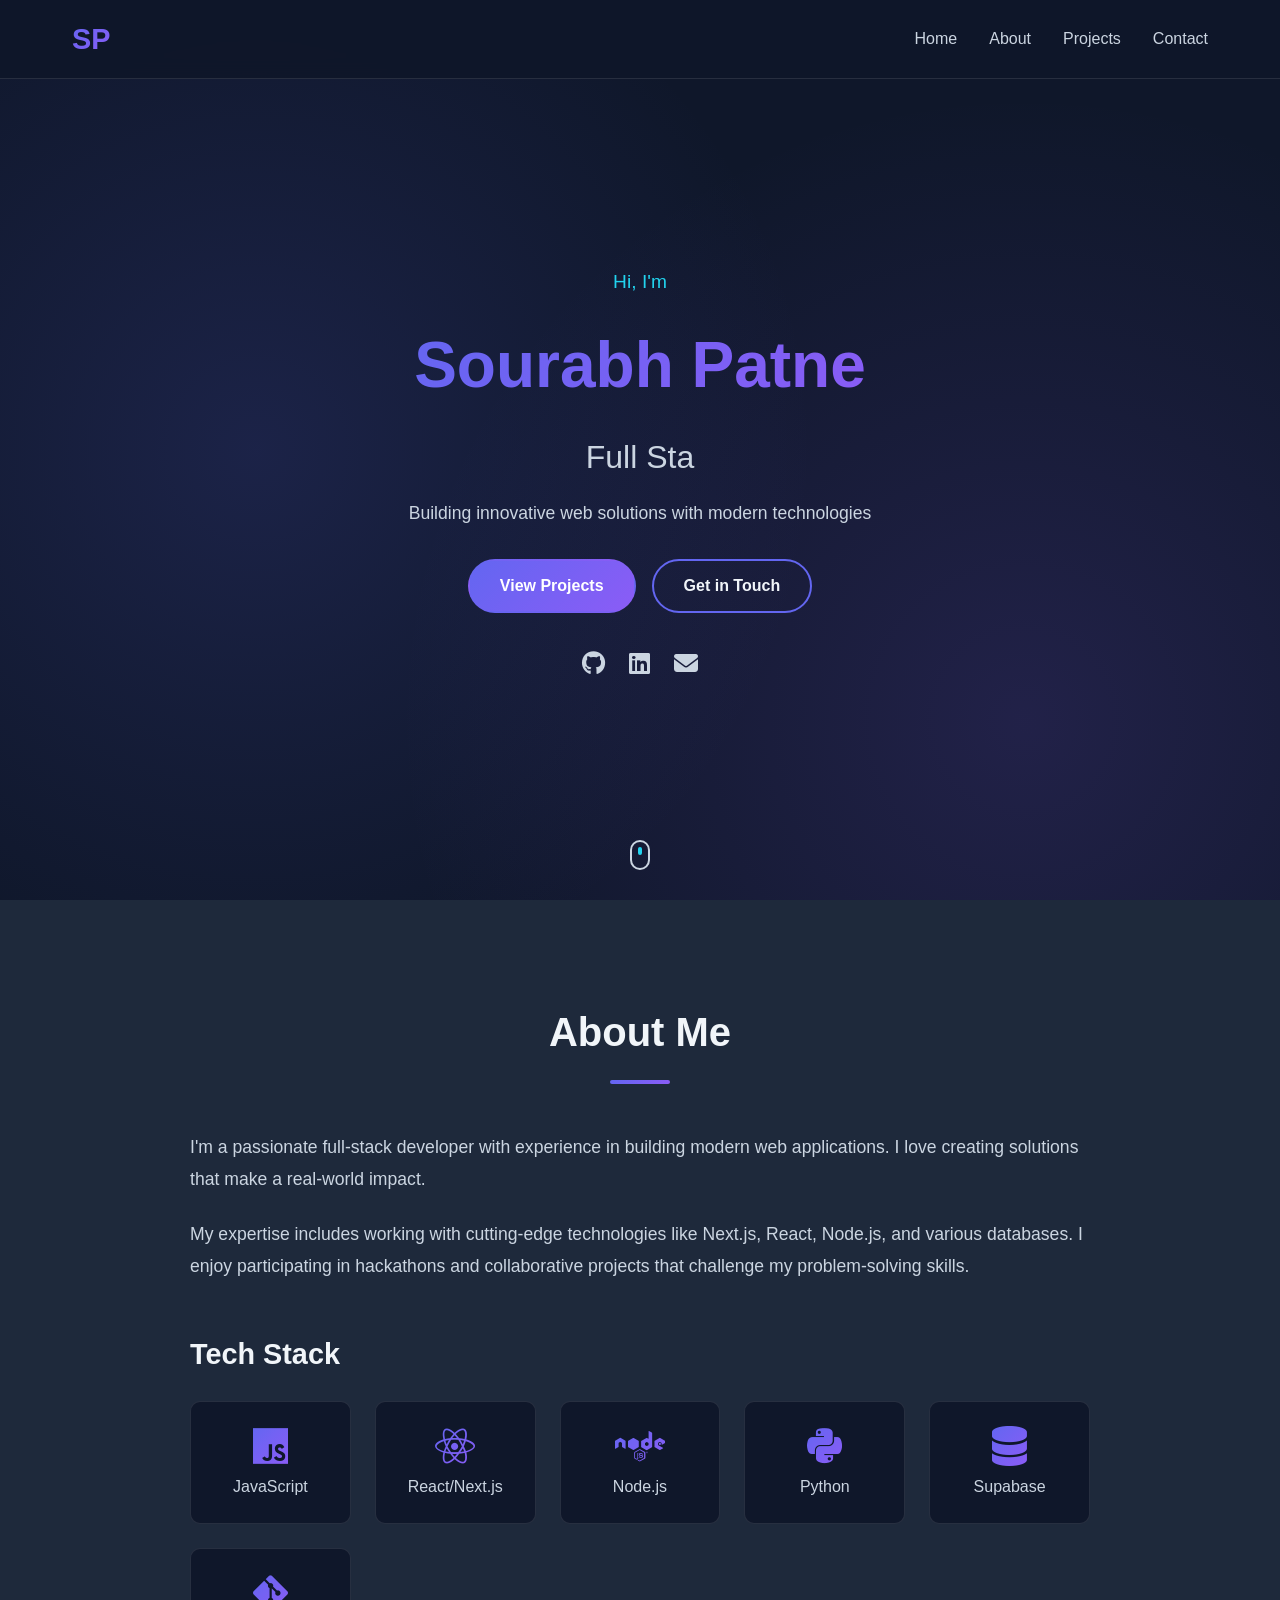
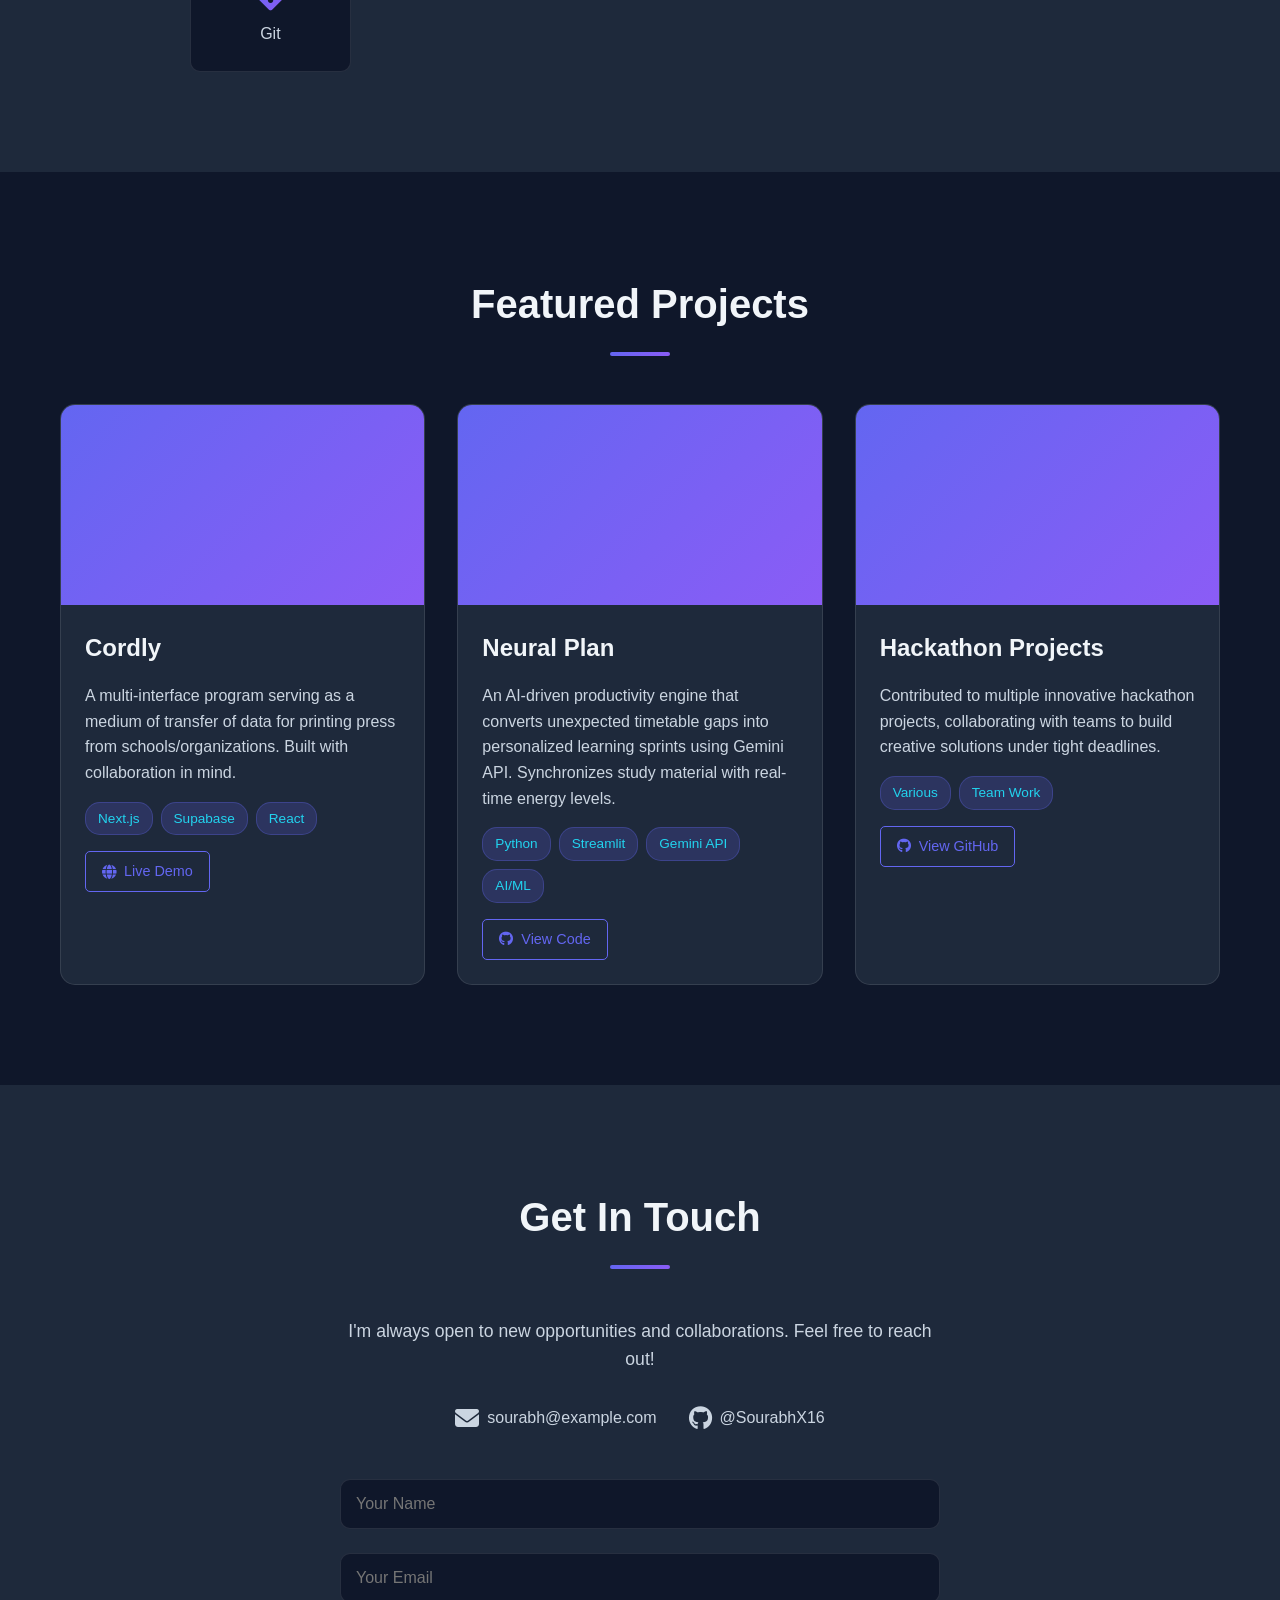
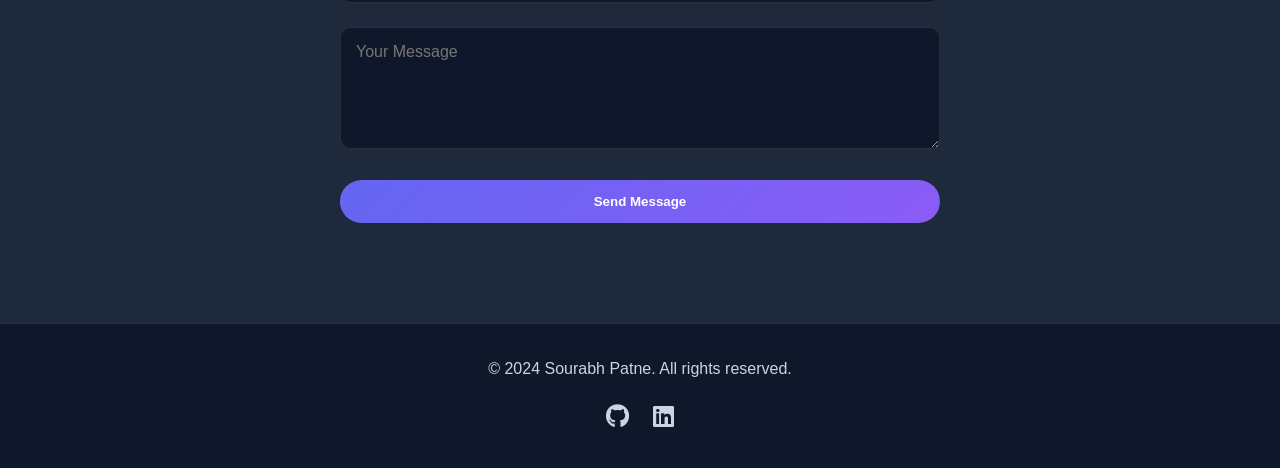
<file: index.html>
<!DOCTYPE html>
<html lang="en">
<head>
    <meta charset="UTF-8">
    <meta name="viewport" content="width=device-width, initial-scale=1.0">
    <title>Sourabh Patne | Developer Portfolio</title>
    <link rel="stylesheet" href="styles.css">
    <link rel="stylesheet" href="https://cdnjs.cloudflare.com/ajax/libs/font-awesome/6.4.0/css/all.min.css">
</head>
<body>
    <!-- Navigation -->
    <nav class="navbar">
        <div class="nav-container">
            <a href="#home" class="nav-logo">SP</a>
            <ul class="nav-menu" id="navMenu">
                <li><a href="#home" class="nav-link">Home</a></li>
                <li><a href="#about" class="nav-link">About</a></li>
                <li><a href="#projects" class="nav-link">Projects</a></li>
                <li><a href="#contact" class="nav-link">Contact</a></li>
            </ul>
            <div class="hamburger" id="hamburger">
                <span></span>
                <span></span>
                <span></span>
            </div>
        </div>
    </nav>

    <!-- Hero Section -->
    <section id="home" class="hero">
        <div class="hero-content">
            <div class="hero-text">
                <p class="greeting">Hi, I'm</p>
                <h1 class="name">Sourabh Patne</h1>
                <p class="tagline">Full Stack Developer</p>
                <p class="description">Building innovative web solutions with modern technologies</p>
                <div class="cta-buttons">
                    <a href="#projects" class="btn btn-primary">View Projects</a>
                    <a href="#contact" class="btn btn-secondary">Get in Touch</a>
                </div>
                <div class="social-links">
                    <a href="https://github.com/SourabhX16" target="_blank" rel="noopener noreferrer">
                        <i class="fab fa-github"></i>
                    </a>
                    <a href="https://linkedin.com" target="_blank" rel="noopener noreferrer">
                        <i class="fab fa-linkedin"></i>
                    </a>
                    <a href="mailto:sourabh@example.com">
                        <i class="fas fa-envelope"></i>
                    </a>
                </div>
            </div>
        </div>
        <div class="scroll-indicator">
            <span></span>
        </div>
    </section>

    <!-- About Section -->
    <section id="about" class="about">
        <div class="container">
            <h2 class="section-title">About Me</h2>
            <div class="about-content">
                <div class="about-text">
                    <p>I'm a passionate full-stack developer with experience in building modern web applications. I love creating solutions that make a real-world impact.</p>
                    <p>My expertise includes working with cutting-edge technologies like Next.js, React, Node.js, and various databases. I enjoy participating in hackathons and collaborative projects that challenge my problem-solving skills.</p>
                    
                    <div class="skills">
                        <h3>Tech Stack</h3>
                        <div class="skills-grid">
                            <div class="skill-item">
                                <i class="fab fa-js"></i>
                                <span>JavaScript</span>
                            </div>
                            <div class="skill-item">
                                <i class="fab fa-react"></i>
                                <span>React/Next.js</span>
                            </div>
                            <div class="skill-item">
                                <i class="fab fa-node"></i>
                                <span>Node.js</span>
                            </div>
                            <div class="skill-item">
                                <i class="fab fa-python"></i>
                                <span>Python</span>
                            </div>
                            <div class="skill-item">
                                <i class="fas fa-database"></i>
                                <span>Supabase</span>
                            </div>
                            <div class="skill-item">
                                <i class="fab fa-git-alt"></i>
                                <span>Git</span>
                            </div>
                        </div>
                    </div>
                </div>
            </div>
        </div>
    </section>

    <!-- Projects Section -->
    <section id="projects" class="projects">
        <div class="container">
            <h2 class="section-title">Featured Projects</h2>
            <div class="projects-grid">
                
                <!-- Project 1: Cordly -->
                <div class="project-card">
                    <div class="project-image">
                        <div class="project-overlay">
                            <a href="https://c0rdly.vercel.app/" target="_blank" class="project-link">
                                <i class="fas fa-external-link-alt"></i>
                            </a>
                        </div>
                    </div>
                    <div class="project-info">
                        <h3>Cordly</h3>
                        <p>A multi-interface program serving as a medium of transfer of data for printing press from schools/organizations. Built with collaboration in mind.</p>
                        <div class="project-tech">
                            <span class="tech-tag">Next.js</span>
                            <span class="tech-tag">Supabase</span>
                            <span class="tech-tag">React</span>
                        </div>
                        <div class="project-links">
                            <a href="https://c0rdly.vercel.app/" target="_blank" class="project-btn">
                                <i class="fas fa-globe"></i> Live Demo
                            </a>
                        </div>
                    </div>
                </div>

                <!-- Project 2: Neural Plan -->
                <div class="project-card">
                    <div class="project-image">
                        <div class="project-overlay">
                            <span class="project-badge">Hackathon</span>
                        </div>
                    </div>
                    <div class="project-info">
                        <h3>Neural Plan</h3>
                        <p>An AI-driven productivity engine that converts unexpected timetable gaps into personalized learning sprints using Gemini API. Synchronizes study material with real-time energy levels.</p>
                        <div class="project-tech">
                            <span class="tech-tag">Python</span>
                            <span class="tech-tag">Streamlit</span>
                            <span class="tech-tag">Gemini API</span>
                            <span class="tech-tag">AI/ML</span>
                        </div>
                        <div class="project-links">
                            <a href="https://github.com/SourabhX16" target="_blank" class="project-btn">
                                <i class="fab fa-github"></i> View Code
                            </a>
                        </div>
                    </div>
                </div>

                <!-- Project 3: Other Hackathon Project -->
                <div class="project-card">
                    <div class="project-image">
                        <div class="project-overlay">
                            <span class="project-badge">Hackathon</span>
                        </div>
                    </div>
                    <div class="project-info">
                        <h3>Hackathon Projects</h3>
                        <p>Contributed to multiple innovative hackathon projects, collaborating with teams to build creative solutions under tight deadlines.</p>
                        <div class="project-tech">
                            <span class="tech-tag">Various</span>
                            <span class="tech-tag">Team Work</span>
                        </div>
                        <div class="project-links">
                            <a href="https://github.com/SourabhX16" target="_blank" class="project-btn">
                                <i class="fab fa-github"></i> View GitHub
                            </a>
                        </div>
                    </div>
                </div>

            </div>
        </div>
    </section>

    <!-- Contact Section -->
    <section id="contact" class="contact">
        <div class="container">
            <h2 class="section-title">Get In Touch</h2>
            <div class="contact-content">
                <p class="contact-description">I'm always open to new opportunities and collaborations. Feel free to reach out!</p>
                
                <div class="contact-methods">
                    <a href="mailto:sourabh@example.com" class="contact-method">
                        <i class="fas fa-envelope"></i>
                        <span>sourabh@example.com</span>
                    </a>
                    <a href="https://github.com/SourabhX16" target="_blank" class="contact-method">
                        <i class="fab fa-github"></i>
                        <span>@SourabhX16</span>
                    </a>
                </div>

                <form class="contact-form" id="contactForm">
                    <div class="form-group">
                        <input type="text" id="name" name="name" placeholder="Your Name" required>
                    </div>
                    <div class="form-group">
                        <input type="email" id="email" name="email" placeholder="Your Email" required>
                    </div>
                    <div class="form-group">
                        <textarea id="message" name="message" rows="5" placeholder="Your Message" required></textarea>
                    </div>
                    <button type="submit" class="btn btn-primary">Send Message</button>
                </form>
            </div>
        </div>
    </section>

    <!-- Footer -->
    <footer class="footer">
        <div class="container">
            <p>&copy; 2024 Sourabh Patne. All rights reserved.</p>
            <div class="footer-links">
                <a href="https://github.com/SourabhX16" target="_blank">
                    <i class="fab fa-github"></i>
                </a>
                <a href="https://linkedin.com" target="_blank">
                    <i class="fab fa-linkedin"></i>
                </a>
            </div>
        </div>
    </footer>

    <script src="script.js"></script>
</body>
</html>
</file>
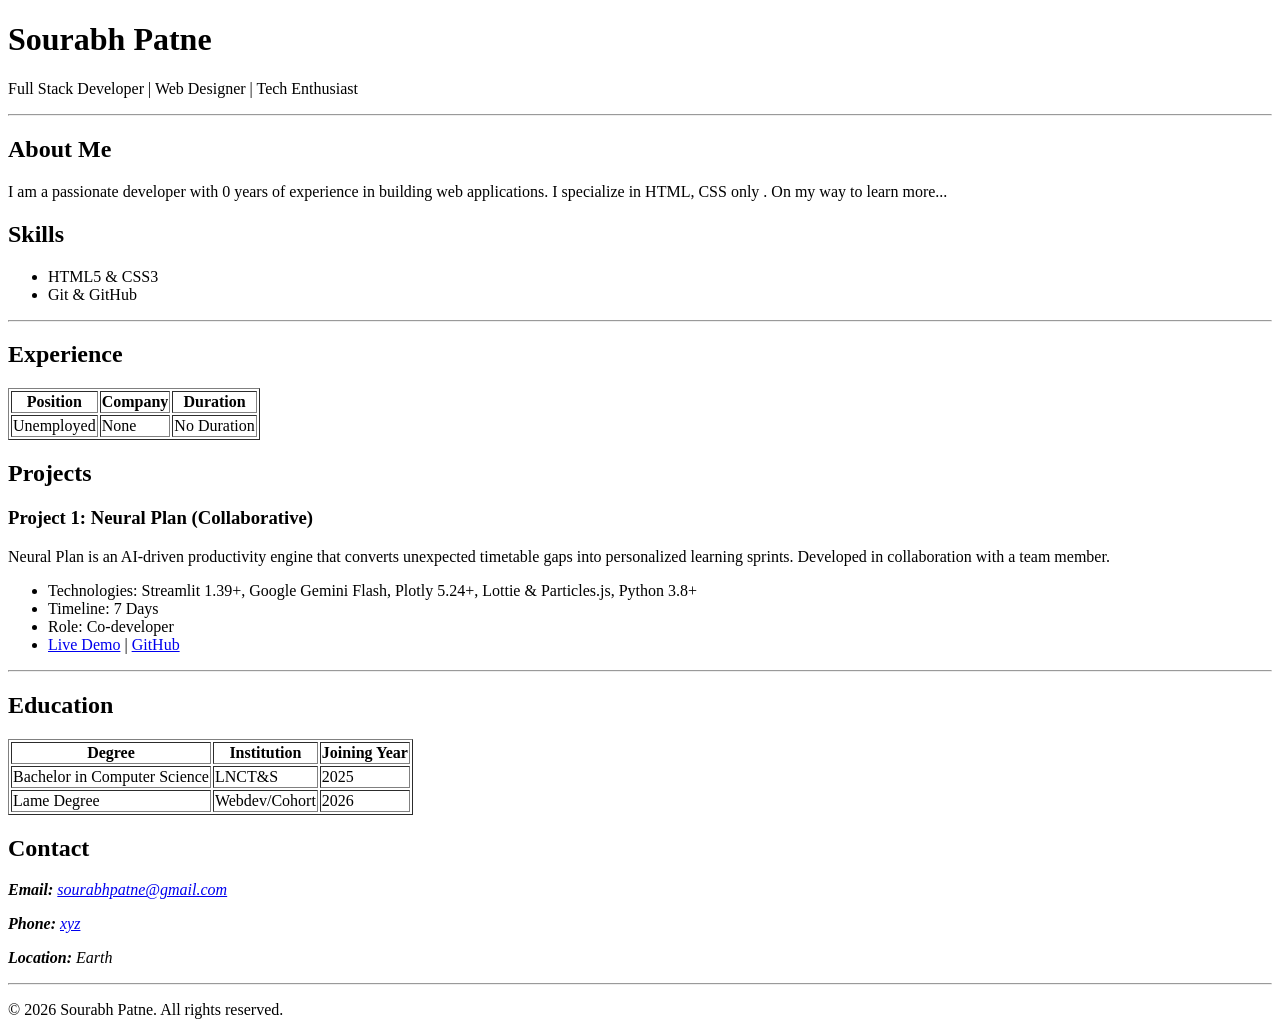
<file: portfolio.html>
<!DOCTYPE html>
<html lang="en">
<head>
    <meta charset="UTF-8">
    <meta name="viewport" content="width=device-width, initial-scale=1.0">
    <title>Sourabh Patne - Resume</title>
</head>
<body>
    <header>
        <h1>Sourabh Patne</h1>
        <p>Full Stack Developer | Web Designer | Tech Enthusiast</p>
    </header>

    <hr>
    <main>
        <section>
            <h2>About Me</h2>
            <p>I am a passionate developer with 0 years of experience in building web applications. I specialize in HTML, CSS only . On my way to learn more...</p>
        </section>

        <section>
            <h2>Skills</h2>
            <ul>
                <li>HTML5 & CSS3</li> 
                <li>Git & GitHub</li>
            </ul>
        </section>

        <hr>

        <section>
            <h2>Experience</h2>
            <table border="1">
                <thead>
                    <tr>
                        <th>Position</th>
                        <th>Company</th>
                        <th>Duration</th>
                    </tr>
                </thead>
                <tbody>
                    <tr>
                        <td>Unemployed</td>
                        <td>None</td>
                        <td>No Duration</td>
                    </tr>
                </tbody>
            </table>
        </section>

        <section>
            <h2>Projects</h2>
            
            <h3>Project 1: Neural Plan (Collaborative)</h3>
            <p>Neural Plan is an AI-driven productivity engine that converts unexpected timetable gaps into personalized learning sprints. Developed in collaboration with a team member.</p>
            <ul>
                <li>Technologies: Streamlit 1.39+, Google Gemini Flash, Plotly 5.24+, Lottie & Particles.js, Python 3.8+</li>
                <li>Timeline: 7 Days</li>
                <li>Role: Co-developer</li>
                <li><a href="https://neuralplan.streamlit.app/">Live Demo</a> | <a href="https://github.com/Mikky-mlh/NeuralPlan">GitHub</a></li>
            </ul>
        </section>

        <hr>

        <section>
            <h2>Education</h2>
            <table border="1">
                <thead>
                    <tr>
                        <th>Degree</th>
                        <th>Institution</th>
                        <th>Joining Year</th>
                    </tr>
                </thead>
                <tbody>
                    <tr>
                        <td>Bachelor in Computer Science</td>
                        <td>LNCT&S</td>
                        <td>2025</td>
                    </tr>
                    <tr>
                        <td>Lame Degree</td>
                        <td>Webdev/Cohort</td>
                        <td>2026</td>
                    </tr>
                </tbody>
            </table>
        </section>

        <section>
            <h2>Contact</h2>
            <address>
                <p><strong>Email:</strong> <a href="mailto:sourabhpatne@gmail.com">sourabhpatne@gmail.com</a></p>
                <p><strong>Phone:</strong> <a href="tel:xyz">xyz</a></p>
                <p><strong>Location:</strong> Earth</p>
            </address>
        </section>
    </main>

    <hr>

    <footer>
        <p>&copy; 2026 Sourabh Patne. All rights reserved.</p>
    </footer>
</body>
</html>
</file>
<file: styles.css>
/* Reset & Base Styles */
* {
    margin: 0;
    padding: 0;
    box-sizing: border-box;
}

:root {
    --primary-color: #6366f1;
    --secondary-color: #8b5cf6;
    --dark-bg: #0f172a;
    --light-bg: #1e293b;
    --text-primary: #f1f5f9;
    --text-secondary: #cbd5e1;
    --accent: #22d3ee;
    --gradient: linear-gradient(135deg, var(--primary-color), var(--secondary-color));
}

html {
    scroll-behavior: smooth;
}

body {
    font-family: 'Segoe UI', Tahoma, Geneva, Verdana, sans-serif;
    background-color: var(--dark-bg);
    color: var(--text-primary);
    line-height: 1.6;
    overflow-x: hidden;
}

.container {
    max-width: 1200px;
    margin: 0 auto;
    padding: 0 20px;
}

/* Navigation */
.navbar {
    position: fixed;
    top: 0;
    width: 100%;
    background: rgba(15, 23, 42, 0.95);
    backdrop-filter: blur(10px);
    z-index: 1000;
    border-bottom: 1px solid rgba(255, 255, 255, 0.1);
}

.nav-container {
    max-width: 1200px;
    margin: 0 auto;
    padding: 1rem 2rem;
    display: flex;
    justify-content: space-between;
    align-items: center;
}

.nav-logo {
    font-size: 1.8rem;
    font-weight: bold;
    background: var(--gradient);
    -webkit-background-clip: text;
    -webkit-text-fill-color: transparent;
    background-clip: text;
    text-decoration: none;
}

.nav-menu {
    display: flex;
    list-style: none;
    gap: 2rem;
}

.nav-link {
    color: var(--text-secondary);
    text-decoration: none;
    font-weight: 500;
    transition: color 0.3s;
    position: relative;
}

.nav-link::after {
    content: '';
    position: absolute;
    bottom: -5px;
    left: 0;
    width: 0;
    height: 2px;
    background: var(--gradient);
    transition: width 0.3s;
}

.nav-link:hover {
    color: var(--text-primary);
}

.nav-link:hover::after {
    width: 100%;
}

.hamburger {
    display: none;
    flex-direction: column;
    cursor: pointer;
    gap: 4px;
}

.hamburger span {
    width: 25px;
    height: 3px;
    background: var(--text-primary);
    transition: all 0.3s;
}

/* Hero Section */
.hero {
    min-height: 100vh;
    display: flex;
    align-items: center;
    justify-content: center;
    position: relative;
    padding: 100px 20px 50px;
}

.hero::before {
    content: '';
    position: absolute;
    top: 0;
    left: 0;
    right: 0;
    bottom: 0;
    background: radial-gradient(circle at 20% 50%, rgba(99, 102, 241, 0.15), transparent 50%),
                radial-gradient(circle at 80% 80%, rgba(139, 92, 246, 0.15), transparent 50%);
    z-index: -1;
}

.hero-content {
    text-align: center;
    max-width: 800px;
}

.greeting {
    font-size: 1.2rem;
    color: var(--accent);
    margin-bottom: 1rem;
    animation: fadeInUp 0.6s ease-out;
}

.name {
    font-size: 4rem;
    font-weight: 800;
    margin-bottom: 1rem;
    background: var(--gradient);
    -webkit-background-clip: text;
    -webkit-text-fill-color: transparent;
    background-clip: text;
    animation: fadeInUp 0.6s ease-out 0.2s backwards;
}

.tagline {
    font-size: 2rem;
    color: var(--text-secondary);
    margin-bottom: 1rem;
    animation: fadeInUp 0.6s ease-out 0.4s backwards;
}

.description {
    font-size: 1.1rem;
    color: var(--text-secondary);
    margin-bottom: 2rem;
    animation: fadeInUp 0.6s ease-out 0.6s backwards;
}

.cta-buttons {
    display: flex;
    gap: 1rem;
    justify-content: center;
    margin-bottom: 2rem;
    animation: fadeInUp 0.6s ease-out 0.8s backwards;
    flex-wrap: wrap;
}

.btn {
    padding: 12px 30px;
    border-radius: 50px;
    text-decoration: none;
    font-weight: 600;
    transition: all 0.3s;
    display: inline-block;
}

.btn-primary {
    background: var(--gradient);
    color: white;
    border: 2px solid transparent;
}

.btn-primary:hover {
    transform: translateY(-3px);
    box-shadow: 0 10px 25px rgba(99, 102, 241, 0.3);
}

.btn-secondary {
    background: transparent;
    color: var(--text-primary);
    border: 2px solid var(--primary-color);
}

.btn-secondary:hover {
    background: var(--primary-color);
    transform: translateY(-3px);
}

.social-links {
    display: flex;
    gap: 1.5rem;
    justify-content: center;
    animation: fadeInUp 0.6s ease-out 1s backwards;
}

.social-links a {
    color: var(--text-secondary);
    font-size: 1.5rem;
    transition: all 0.3s;
}

.social-links a:hover {
    color: var(--accent);
    transform: translateY(-3px);
}

.scroll-indicator {
    position: absolute;
    bottom: 30px;
    left: 50%;
    transform: translateX(-50%);
}

.scroll-indicator span {
    display: block;
    width: 20px;
    height: 30px;
    border: 2px solid var(--text-secondary);
    border-radius: 50px;
    position: relative;
}

.scroll-indicator span::before {
    content: '';
    position: absolute;
    top: 5px;
    left: 50%;
    transform: translateX(-50%);
    width: 4px;
    height: 8px;
    background: var(--accent);
    border-radius: 2px;
    animation: scroll 2s infinite;
}

/* About Section */
.about {
    padding: 100px 20px;
    background: var(--light-bg);
}

.section-title {
    font-size: 2.5rem;
    text-align: center;
    margin-bottom: 3rem;
    position: relative;
}

.section-title::after {
    content: '';
    display: block;
    width: 60px;
    height: 4px;
    background: var(--gradient);
    margin: 1rem auto;
    border-radius: 2px;
}

.about-content {
    max-width: 900px;
    margin: 0 auto;
}

.about-text p {
    font-size: 1.1rem;
    color: var(--text-secondary);
    margin-bottom: 1.5rem;
    line-height: 1.8;
}

.skills {
    margin-top: 3rem;
}

.skills h3 {
    font-size: 1.8rem;
    margin-bottom: 1.5rem;
    color: var(--text-primary);
}

.skills-grid {
    display: grid;
    grid-template-columns: repeat(auto-fit, minmax(150px, 1fr));
    gap: 1.5rem;
}

.skill-item {
    background: var(--dark-bg);
    padding: 1.5rem;
    border-radius: 10px;
    text-align: center;
    transition: all 0.3s;
    border: 1px solid rgba(255, 255, 255, 0.1);
}

.skill-item:hover {
    transform: translateY(-5px);
    border-color: var(--primary-color);
    box-shadow: 0 5px 20px rgba(99, 102, 241, 0.2);
}

.skill-item i {
    font-size: 2.5rem;
    margin-bottom: 0.5rem;
    background: var(--gradient);
    -webkit-background-clip: text;
    -webkit-text-fill-color: transparent;
    background-clip: text;
}

.skill-item span {
    display: block;
    font-size: 1rem;
    color: var(--text-secondary);
}

/* Projects Section */
.projects {
    padding: 100px 20px;
}

.projects-grid {
    display: grid;
    grid-template-columns: repeat(auto-fit, minmax(320px, 1fr));
    gap: 2rem;
    margin-top: 3rem;
}

.project-card {
    background: var(--light-bg);
    border-radius: 15px;
    overflow: hidden;
    transition: all 0.3s;
    border: 1px solid rgba(255, 255, 255, 0.1);
}

.project-card:hover {
    transform: translateY(-10px);
    box-shadow: 0 10px 30px rgba(99, 102, 241, 0.3);
}

.project-image {
    height: 200px;
    background: var(--gradient);
    position: relative;
    display: flex;
    align-items: center;
    justify-content: center;
}

.project-overlay {
    position: absolute;
    top: 0;
    left: 0;
    right: 0;
    bottom: 0;
    background: rgba(0, 0, 0, 0.7);
    display: flex;
    align-items: center;
    justify-content: center;
    opacity: 0;
    transition: opacity 0.3s;
}

.project-card:hover .project-overlay {
    opacity: 1;
}

.project-link {
    color: white;
    font-size: 2rem;
    transition: transform 0.3s;
}

.project-link:hover {
    transform: scale(1.2);
}

.project-badge {
    position: absolute;
    top: 15px;
    right: 15px;
    background: var(--accent);
    color: var(--dark-bg);
    padding: 5px 15px;
    border-radius: 20px;
    font-size: 0.85rem;
    font-weight: 600;
}

.project-info {
    padding: 1.5rem;
}

.project-info h3 {
    font-size: 1.5rem;
    margin-bottom: 1rem;
    color: var(--text-primary);
}

.project-info p {
    color: var(--text-secondary);
    margin-bottom: 1rem;
    line-height: 1.6;
}

.project-tech {
    display: flex;
    flex-wrap: wrap;
    gap: 0.5rem;
    margin-bottom: 1rem;
}

.tech-tag {
    background: rgba(99, 102, 241, 0.2);
    color: var(--accent);
    padding: 5px 12px;
    border-radius: 15px;
    font-size: 0.85rem;
    border: 1px solid rgba(99, 102, 241, 0.3);
}

.project-links {
    display: flex;
    gap: 1rem;
}

.project-btn {
    display: inline-flex;
    align-items: center;
    gap: 0.5rem;
    padding: 8px 16px;
    background: transparent;
    color: var(--primary-color);
    border: 1px solid var(--primary-color);
    border-radius: 5px;
    text-decoration: none;
    font-size: 0.9rem;
    transition: all 0.3s;
}

.project-btn:hover {
    background: var(--primary-color);
    color: white;
}

/* Contact Section */
.contact {
    padding: 100px 20px;
    background: var(--light-bg);
}

.contact-content {
    max-width: 600px;
    margin: 0 auto;
    text-align: center;
}

.contact-description {
    font-size: 1.1rem;
    color: var(--text-secondary);
    margin-bottom: 2rem;
}

.contact-methods {
    display: flex;
    justify-content: center;
    gap: 2rem;
    margin-bottom: 3rem;
    flex-wrap: wrap;
}

.contact-method {
    display: flex;
    align-items: center;
    gap: 0.5rem;
    color: var(--text-secondary);
    text-decoration: none;
    transition: color 0.3s;
}

.contact-method:hover {
    color: var(--accent);
}

.contact-method i {
    font-size: 1.5rem;
}

.contact-form {
    display: flex;
    flex-direction: column;
    gap: 1.5rem;
}

.form-group {
    width: 100%;
}

.form-group input,
.form-group textarea {
    width: 100%;
    padding: 15px;
    background: var(--dark-bg);
    border: 1px solid rgba(255, 255, 255, 0.1);
    border-radius: 10px;
    color: var(--text-primary);
    font-size: 1rem;
    font-family: inherit;
    transition: border-color 0.3s;
}

.form-group input:focus,
.form-group textarea:focus {
    outline: none;
    border-color: var(--primary-color);
}

.form-group textarea {
    resize: vertical;
}

/* Footer */
.footer {
    background: var(--dark-bg);
    padding: 2rem 20px;
    text-align: center;
    border-top: 1px solid rgba(255, 255, 255, 0.1);
}

.footer p {
    color: var(--text-secondary);
    margin-bottom: 1rem;
}

.footer-links {
    display: flex;
    justify-content: center;
    gap: 1.5rem;
}

.footer-links a {
    color: var(--text-secondary);
    font-size: 1.5rem;
    transition: color 0.3s;
}

.footer-links a:hover {
    color: var(--accent);
}

/* Animations */
@keyframes fadeInUp {
    from {
        opacity: 0;
        transform: translateY(30px);
    }
    to {
        opacity: 1;
        transform: translateY(0);
    }
}

@keyframes scroll {
    0% {
        opacity: 0;
        transform: translateX(-50%) translateY(0);
    }
    50% {
        opacity: 1;
    }
    100% {
        opacity: 0;
        transform: translateX(-50%) translateY(10px);
    }
}

/* Responsive Design */
@media (max-width: 768px) {
    .hamburger {
        display: flex;
    }

    .nav-menu {
        position: fixed;
        left: -100%;
        top: 70px;
        flex-direction: column;
        background: rgba(15, 23, 42, 0.98);
        width: 100%;
        text-align: center;
        transition: left 0.3s;
        padding: 2rem 0;
        gap: 1rem;
    }

    .nav-menu.active {
        left: 0;
    }

    .name {
        font-size: 2.5rem;
    }

    .tagline {
        font-size: 1.5rem;
    }

    .cta-buttons {
        flex-direction: column;
        align-items: center;
    }

    .btn {
        width: 200px;
    }

    .projects-grid {
        grid-template-columns: 1fr;
    }

    .contact-methods {
        flex-direction: column;
        align-items: center;
    }
}

@media (max-width: 480px) {
    .name {
        font-size: 2rem;
    }

    .section-title {
        font-size: 2rem;
    }

    .skills-grid {
        grid-template-columns: repeat(2, 1fr);
    }
}
</file>
